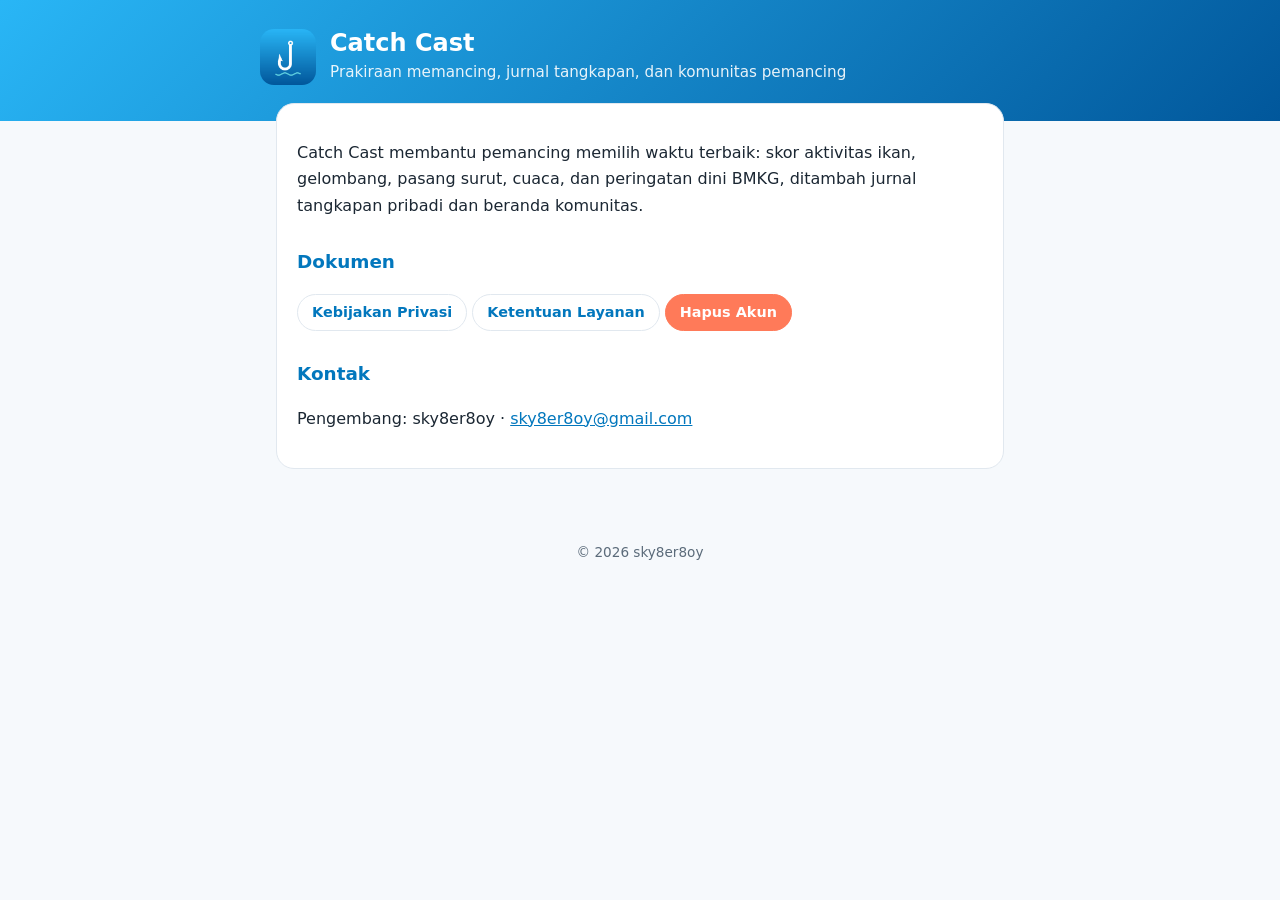
<file: index.html>
<!doctype html>
<html lang="id">
<head>
<meta charset="utf-8">
<meta name="viewport" content="width=device-width, initial-scale=1">
<title>Catch Cast</title>
<meta name="description" content="Catch Cast: prakiraan memancing, jurnal tangkapan, dan komunitas pemancing Indonesia.">
<link rel="icon" href="icon.png">
<link rel="stylesheet" href="style.css">
</head>
<body>
<header>
  <div class="wrap">
    <img src="icon.png" alt="Logo Catch Cast">
    <div>
      <h1>Catch Cast</h1>
      <p>Prakiraan memancing, jurnal tangkapan, dan komunitas pemancing</p>
    </div>
  </div>
</header>
<main class="wrap">
<div class="card">
  <p>Catch Cast membantu pemancing memilih waktu terbaik: skor aktivitas ikan, gelombang, pasang surut, cuaca, dan peringatan dini BMKG, ditambah jurnal tangkapan pribadi dan beranda komunitas.</p>
  <h2>Dokumen</h2>
  <p>
    <a class="btn" href="privacy/">Kebijakan Privasi</a>
    <a class="btn" href="terms/">Ketentuan Layanan</a>
    <a class="btn primary" href="delete-account/">Hapus Akun</a>
  </p>
  <h2>Kontak</h2>
  <p>Pengembang: sky8er8oy · <a href="mailto:sky8er8oy@gmail.com">sky8er8oy@gmail.com</a></p>
</div>
</main>
<footer>© 2026 sky8er8oy</footer>
</body>
</html>
</file>
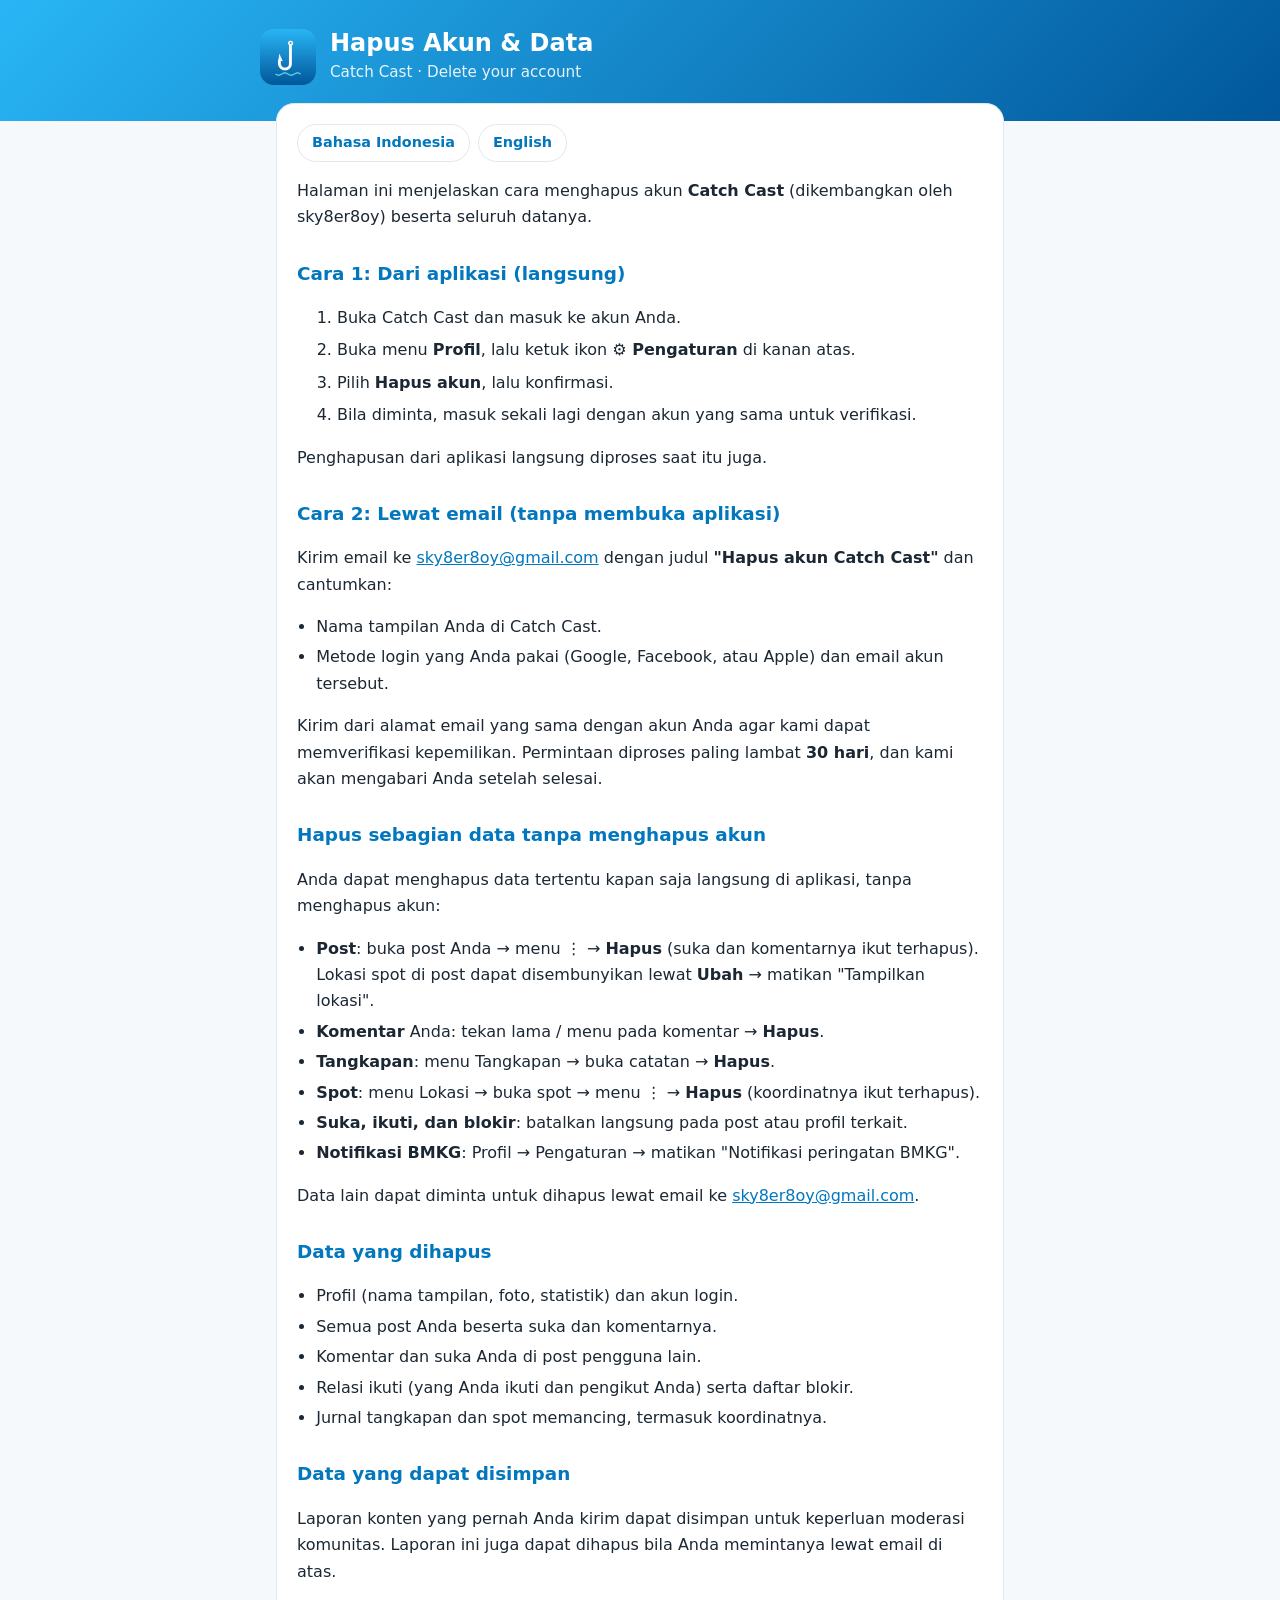
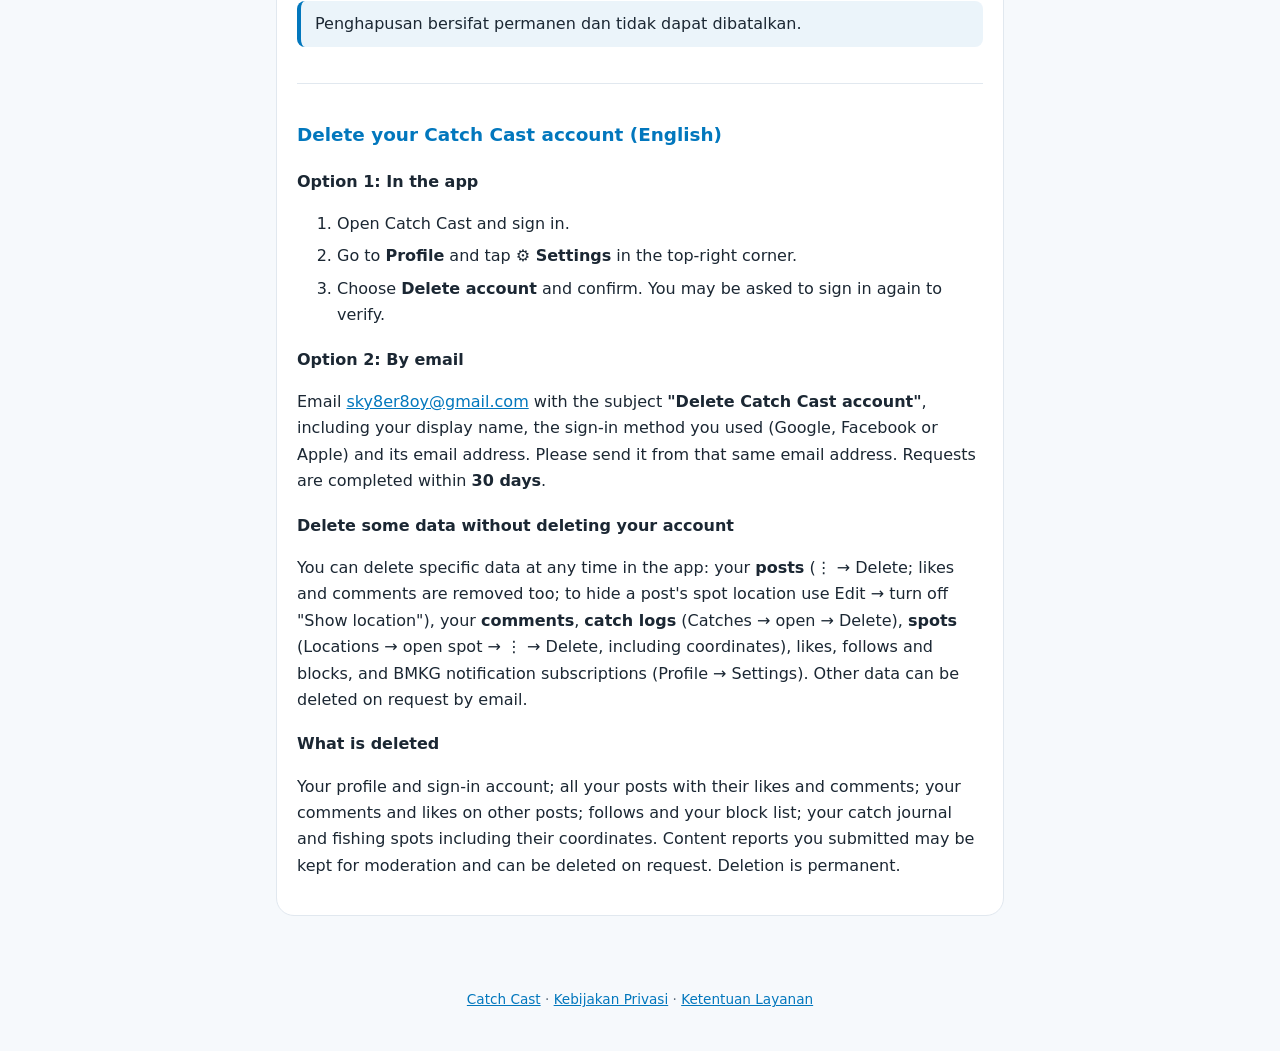
<file: delete-account/index.html>
<!doctype html>
<html lang="id">
<head>
<meta charset="utf-8">
<meta name="viewport" content="width=device-width, initial-scale=1">
<title>Hapus Akun · Catch Cast</title>
<meta name="description" content="Cara menghapus akun Catch Cast dan seluruh datanya.">
<link rel="icon" href="../icon.png">
<link rel="stylesheet" href="../style.css">
</head>
<body>
<header>
  <div class="wrap">
    <img src="../icon.png" alt="Logo Catch Cast">
    <div>
      <h1>Hapus Akun & Data</h1>
      <p>Catch Cast · Delete your account</p>
    </div>
  </div>
</header>
<main class="wrap">
<div class="card">
<div class="lang"><a href="#id">Bahasa Indonesia</a><a href="#en">English</a></div>

<section id="id">
<p>Halaman ini menjelaskan cara menghapus akun <strong>Catch Cast</strong> (dikembangkan oleh sky8er8oy) beserta seluruh datanya.</p>

<h2>Cara 1: Dari aplikasi (langsung)</h2>
<ol>
  <li>Buka Catch Cast dan masuk ke akun Anda.</li>
  <li>Buka menu <strong>Profil</strong>, lalu ketuk ikon <strong>⚙ Pengaturan</strong> di kanan atas.</li>
  <li>Pilih <strong>Hapus akun</strong>, lalu konfirmasi.</li>
  <li>Bila diminta, masuk sekali lagi dengan akun yang sama untuk verifikasi.</li>
</ol>
<p>Penghapusan dari aplikasi langsung diproses saat itu juga.</p>

<h2>Cara 2: Lewat email (tanpa membuka aplikasi)</h2>
<p>Kirim email ke <a href="mailto:sky8er8oy@gmail.com?subject=Hapus%20akun%20Catch%20Cast">sky8er8oy@gmail.com</a> dengan judul <strong>"Hapus akun Catch Cast"</strong> dan cantumkan:</p>
<ul>
  <li>Nama tampilan Anda di Catch Cast.</li>
  <li>Metode login yang Anda pakai (Google, Facebook, atau Apple) dan email akun tersebut.</li>
</ul>
<p>Kirim dari alamat email yang sama dengan akun Anda agar kami dapat memverifikasi kepemilikan. Permintaan diproses paling lambat <strong>30 hari</strong>, dan kami akan mengabari Anda setelah selesai.</p>

<h2 id="sebagian">Hapus sebagian data tanpa menghapus akun</h2>
<p>Anda dapat menghapus data tertentu kapan saja langsung di aplikasi, tanpa menghapus akun:</p>
<ul>
  <li><strong>Post</strong>: buka post Anda → menu ⋮ → <strong>Hapus</strong> (suka dan komentarnya ikut terhapus). Lokasi spot di post dapat disembunyikan lewat <strong>Ubah</strong> → matikan "Tampilkan lokasi".</li>
  <li><strong>Komentar</strong> Anda: tekan lama / menu pada komentar → <strong>Hapus</strong>.</li>
  <li><strong>Tangkapan</strong>: menu Tangkapan → buka catatan → <strong>Hapus</strong>.</li>
  <li><strong>Spot</strong>: menu Lokasi → buka spot → menu ⋮ → <strong>Hapus</strong> (koordinatnya ikut terhapus).</li>
  <li><strong>Suka, ikuti, dan blokir</strong>: batalkan langsung pada post atau profil terkait.</li>
  <li><strong>Notifikasi BMKG</strong>: Profil → Pengaturan → matikan "Notifikasi peringatan BMKG".</li>
</ul>
<p>Data lain dapat diminta untuk dihapus lewat email ke <a href="mailto:sky8er8oy@gmail.com">sky8er8oy@gmail.com</a>.</p>

<h2>Data yang dihapus</h2>
<ul>
  <li>Profil (nama tampilan, foto, statistik) dan akun login.</li>
  <li>Semua post Anda beserta suka dan komentarnya.</li>
  <li>Komentar dan suka Anda di post pengguna lain.</li>
  <li>Relasi ikuti (yang Anda ikuti dan pengikut Anda) serta daftar blokir.</li>
  <li>Jurnal tangkapan dan spot memancing, termasuk koordinatnya.</li>
</ul>
<h2>Data yang dapat disimpan</h2>
<p>Laporan konten yang pernah Anda kirim dapat disimpan untuk keperluan moderasi komunitas. Laporan ini juga dapat dihapus bila Anda memintanya lewat email di atas.</p>
<p class="note">Penghapusan bersifat permanen dan tidak dapat dibatalkan.</p>
</section>

<hr>

<section id="en">
<h2>Delete your Catch Cast account (English)</h2>
<h3>Option 1: In the app</h3>
<ol>
  <li>Open Catch Cast and sign in.</li>
  <li>Go to <strong>Profile</strong> and tap <strong>⚙ Settings</strong> in the top-right corner.</li>
  <li>Choose <strong>Delete account</strong> and confirm. You may be asked to sign in again to verify.</li>
</ol>
<h3>Option 2: By email</h3>
<p>Email <a href="mailto:sky8er8oy@gmail.com?subject=Delete%20Catch%20Cast%20account">sky8er8oy@gmail.com</a> with the subject <strong>"Delete Catch Cast account"</strong>, including your display name, the sign-in method you used (Google, Facebook or Apple) and its email address. Please send it from that same email address. Requests are completed within <strong>30 days</strong>.</p>
<h3 id="partial">Delete some data without deleting your account</h3>
<p>You can delete specific data at any time in the app: your <strong>posts</strong> (⋮ → Delete; likes and comments are removed too; to hide a post's spot location use Edit → turn off "Show location"), your <strong>comments</strong>, <strong>catch logs</strong> (Catches → open → Delete), <strong>spots</strong> (Locations → open spot → ⋮ → Delete, including coordinates), likes, follows and blocks, and BMKG notification subscriptions (Profile → Settings). Other data can be deleted on request by email.</p>
<h3>What is deleted</h3>
<p>Your profile and sign-in account; all your posts with their likes and comments; your comments and likes on other posts; follows and your block list; your catch journal and fishing spots including their coordinates. Content reports you submitted may be kept for moderation and can be deleted on request. Deletion is permanent.</p>
</section>
</div>
</main>
<footer><a href="../">Catch Cast</a> · <a href="../privacy/">Kebijakan Privasi</a> · <a href="../terms/">Ketentuan Layanan</a></footer>
</body>
</html>
</file>
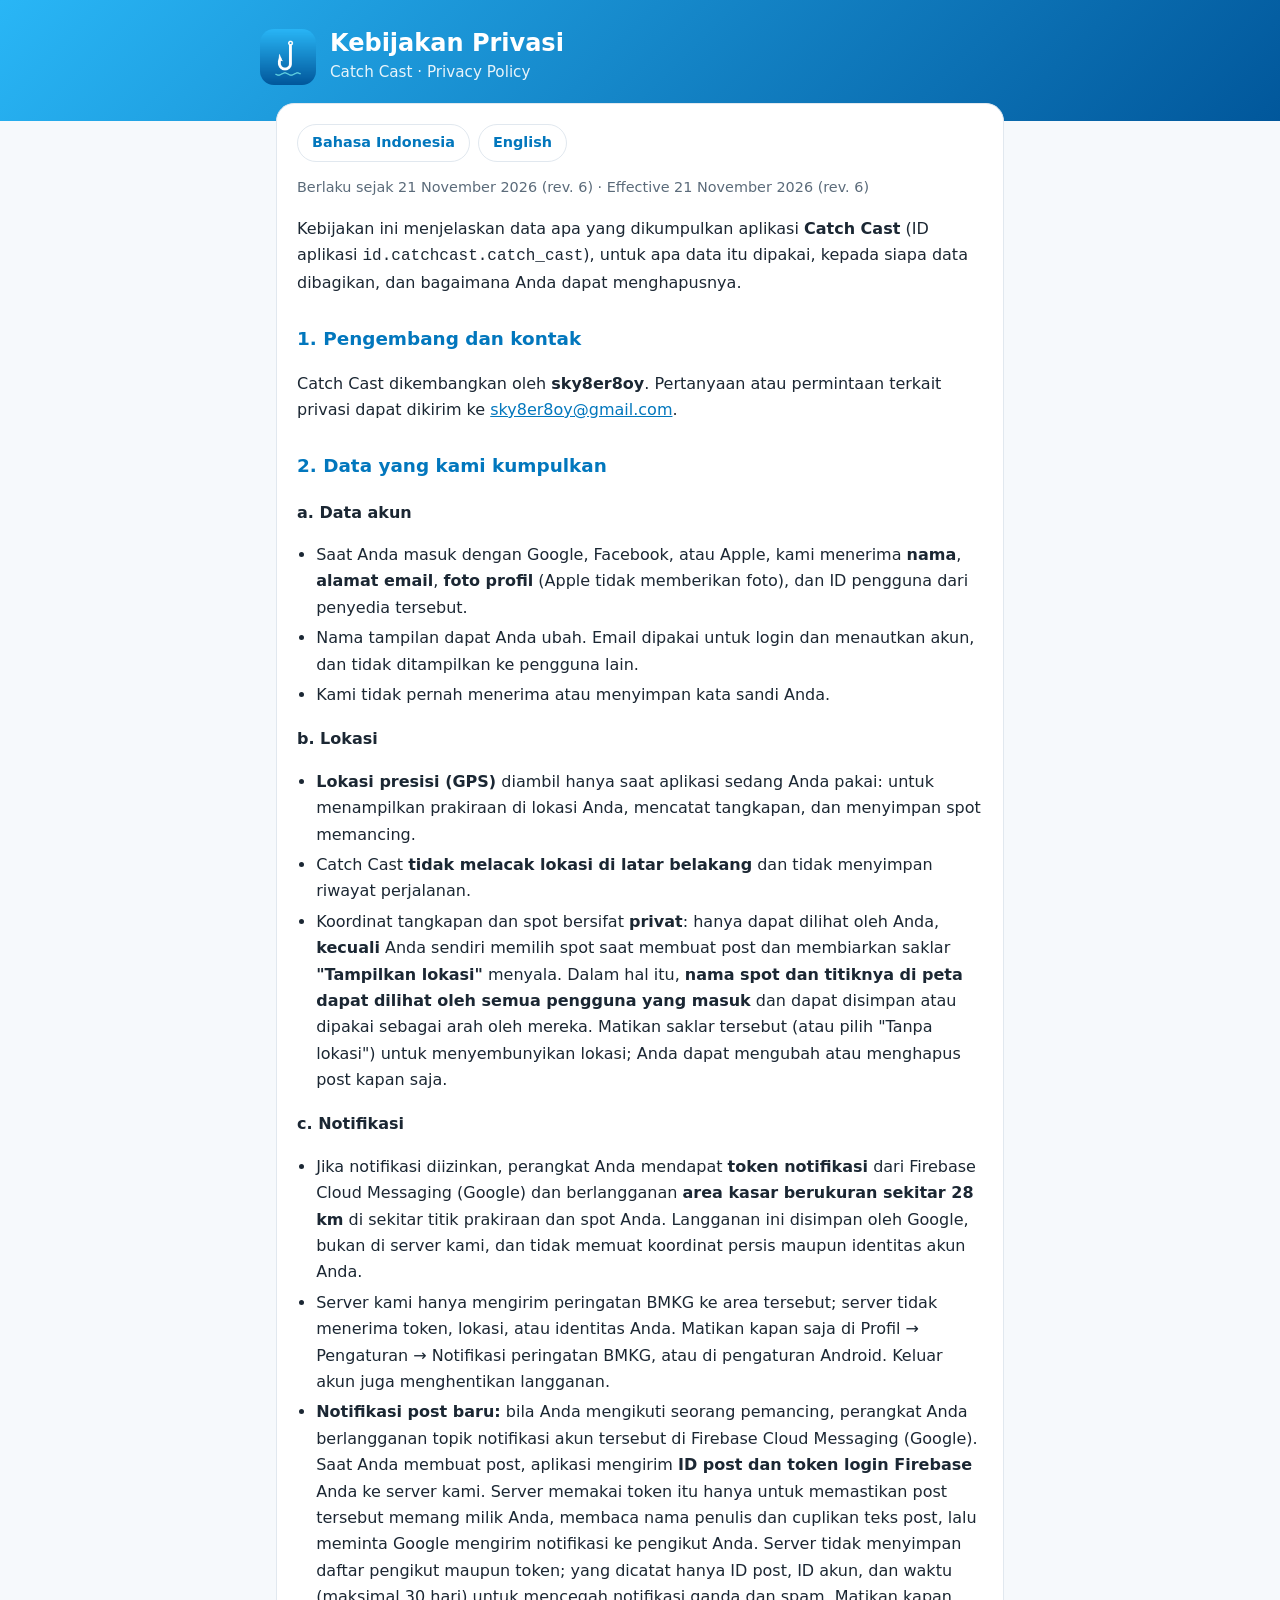
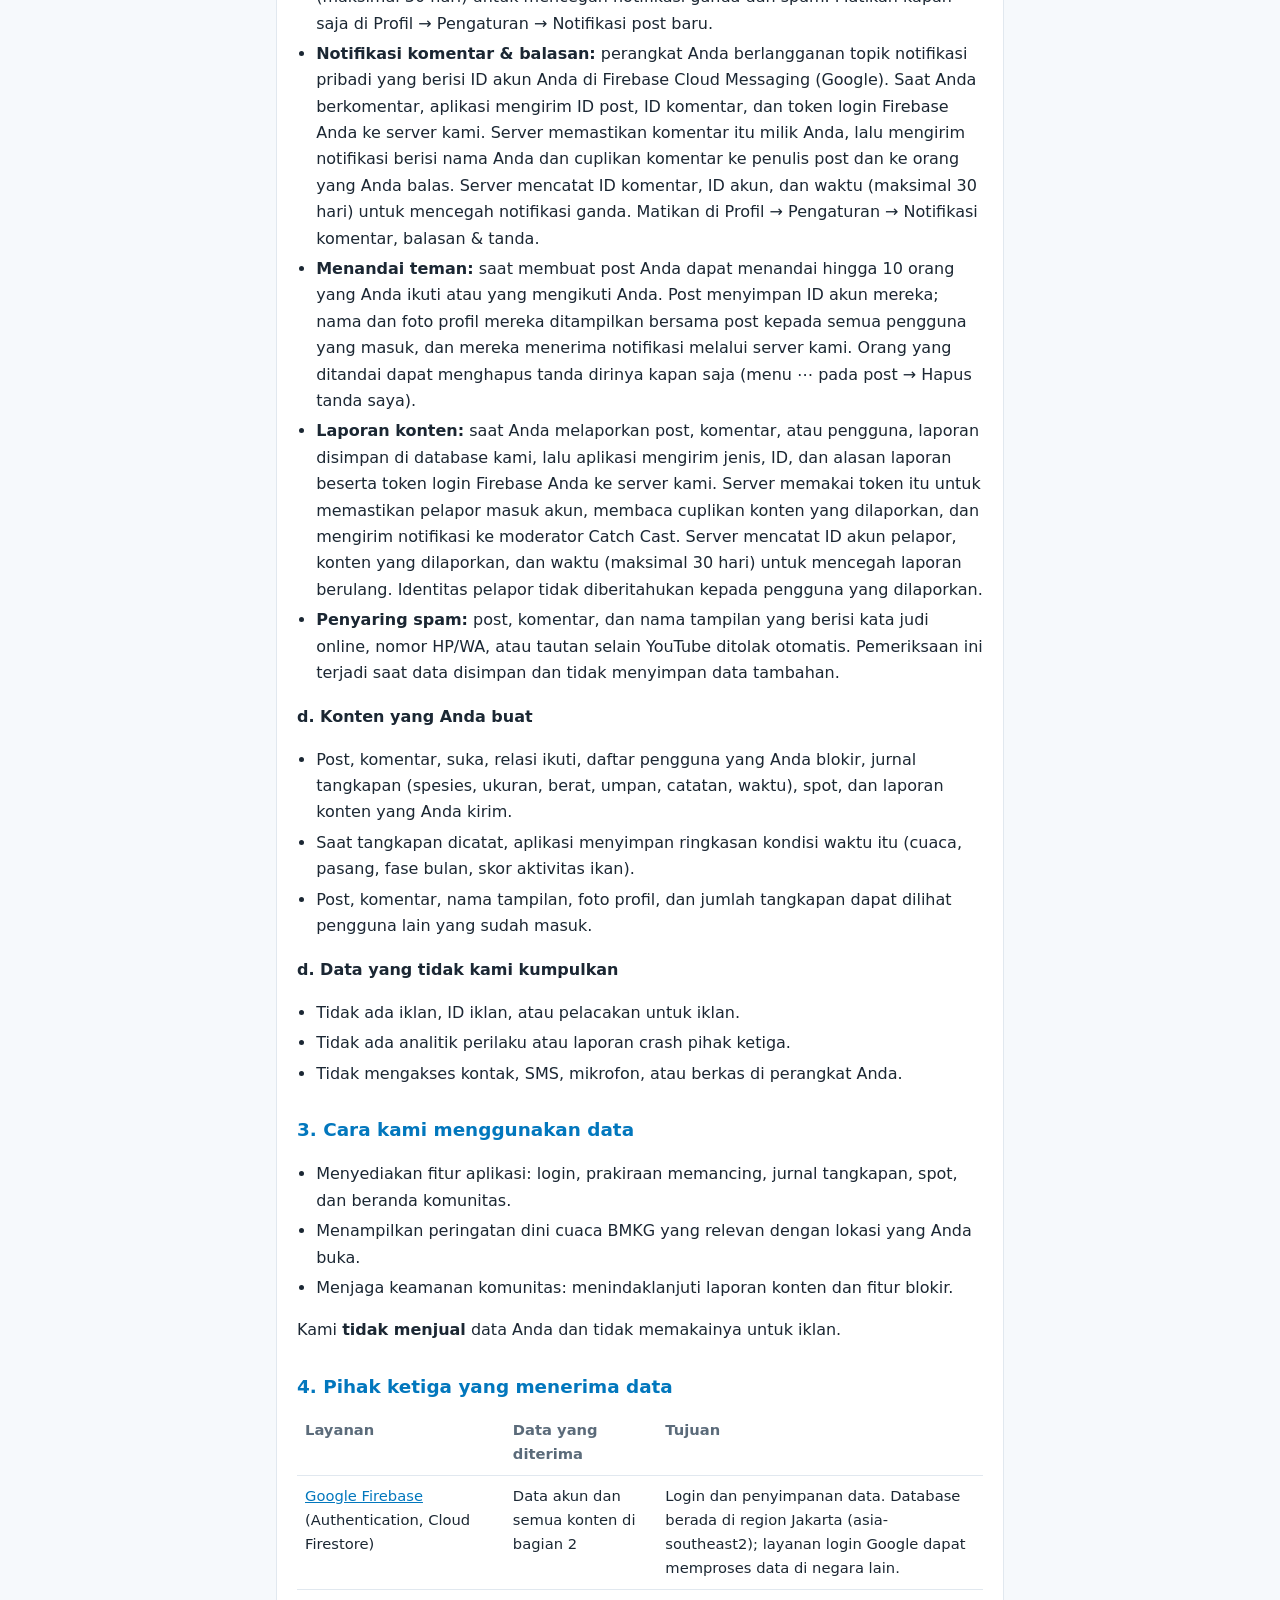
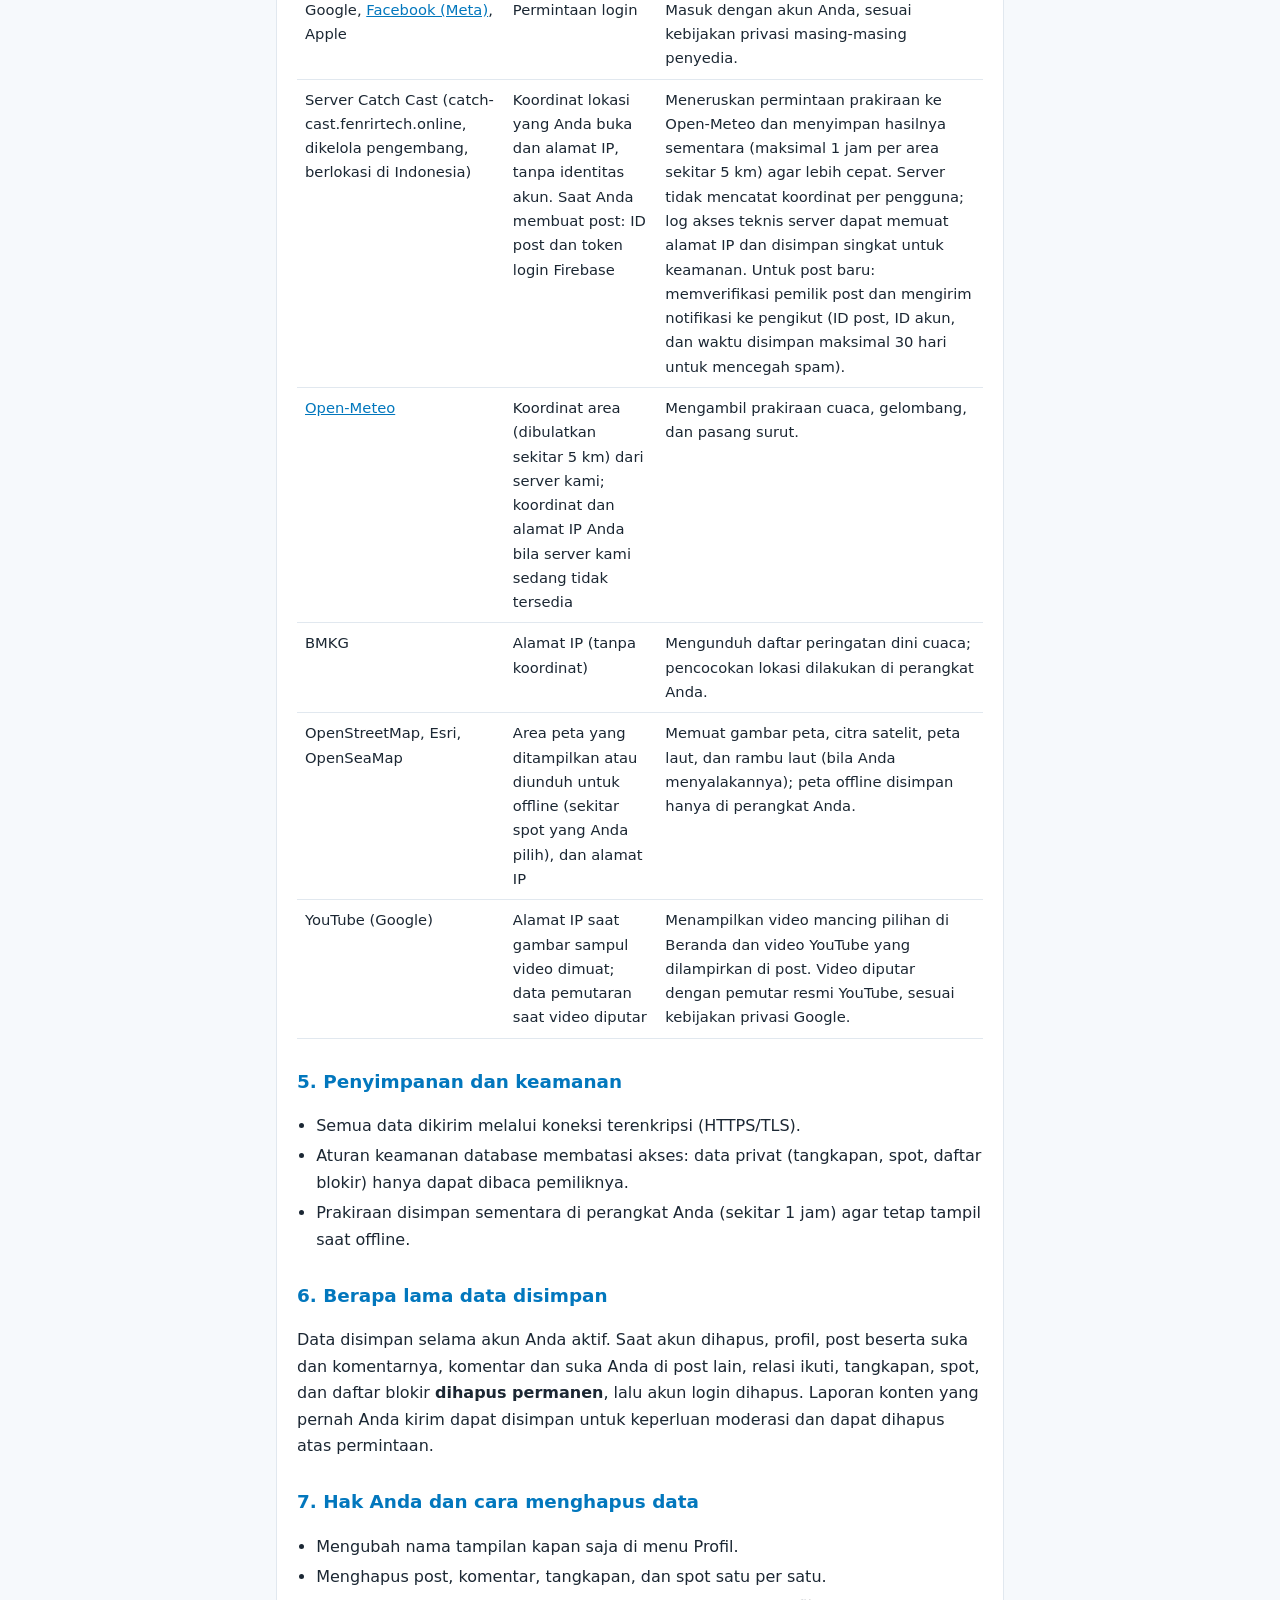
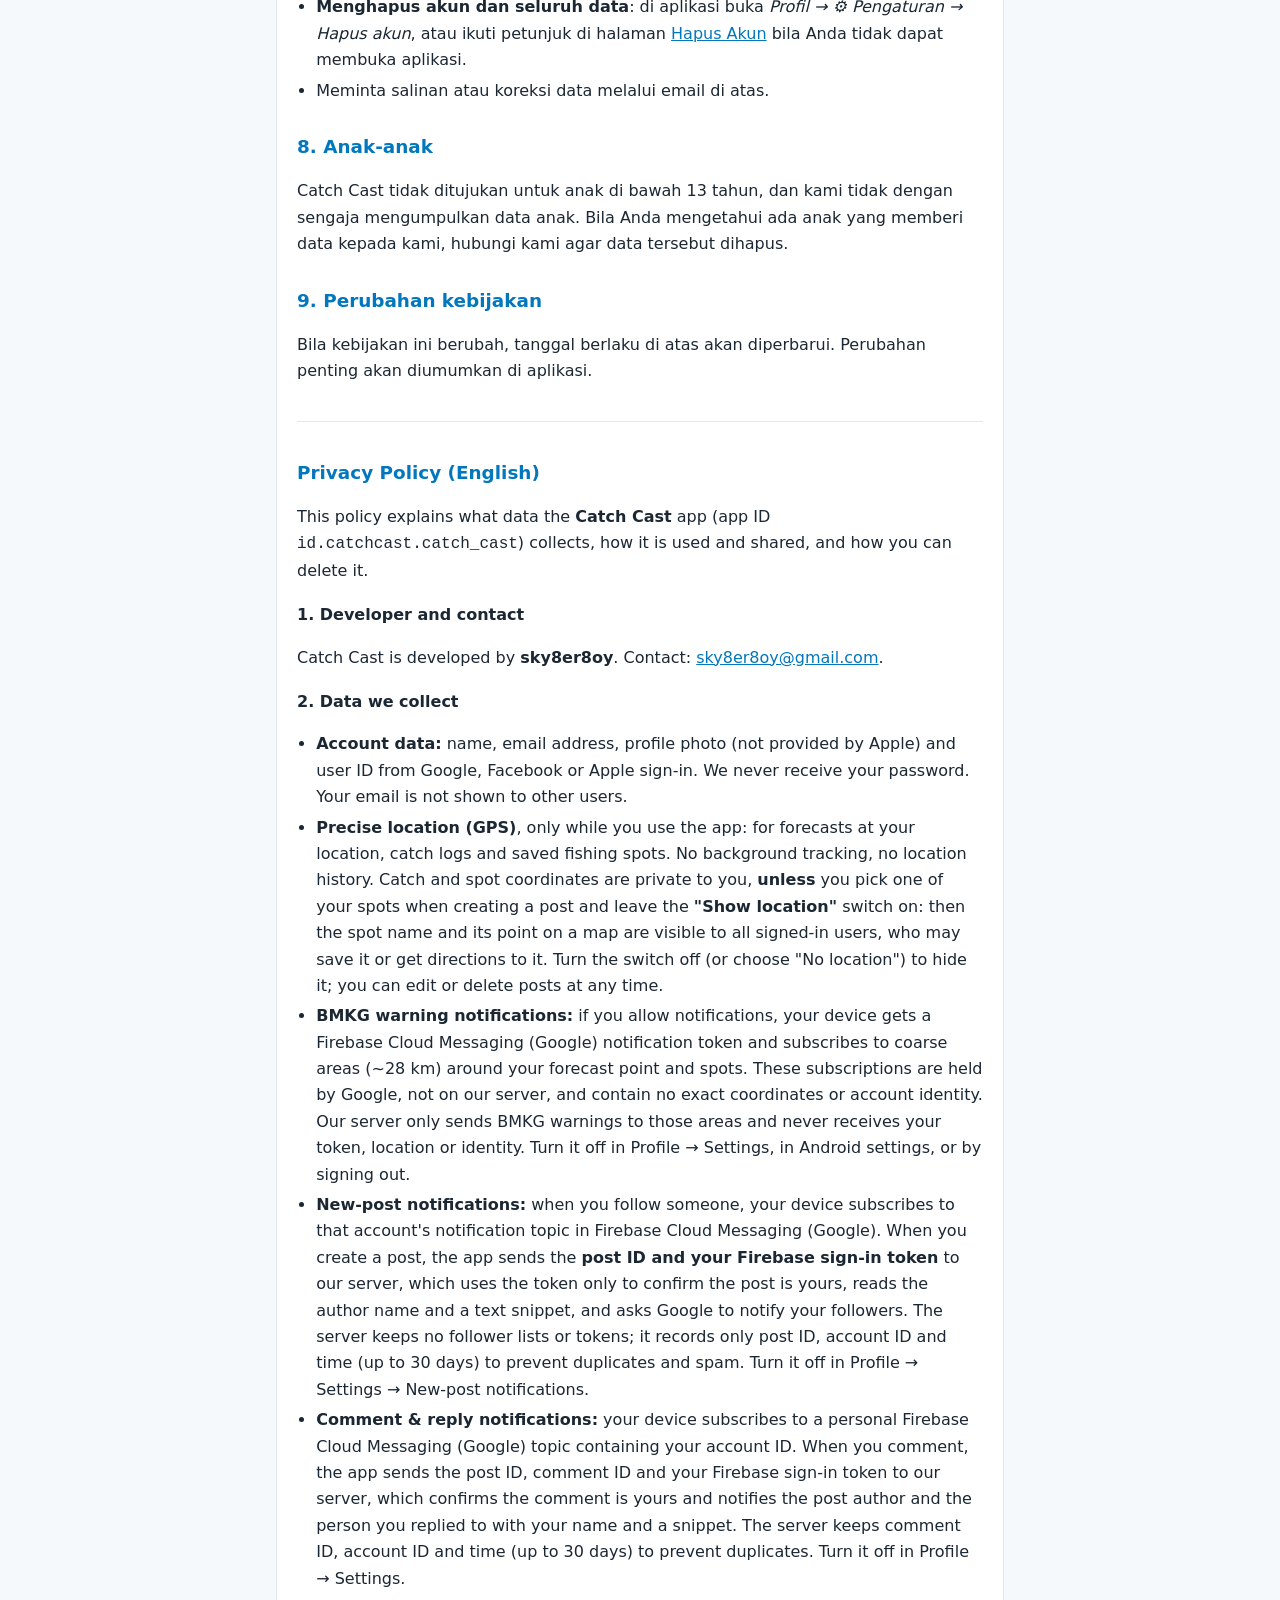
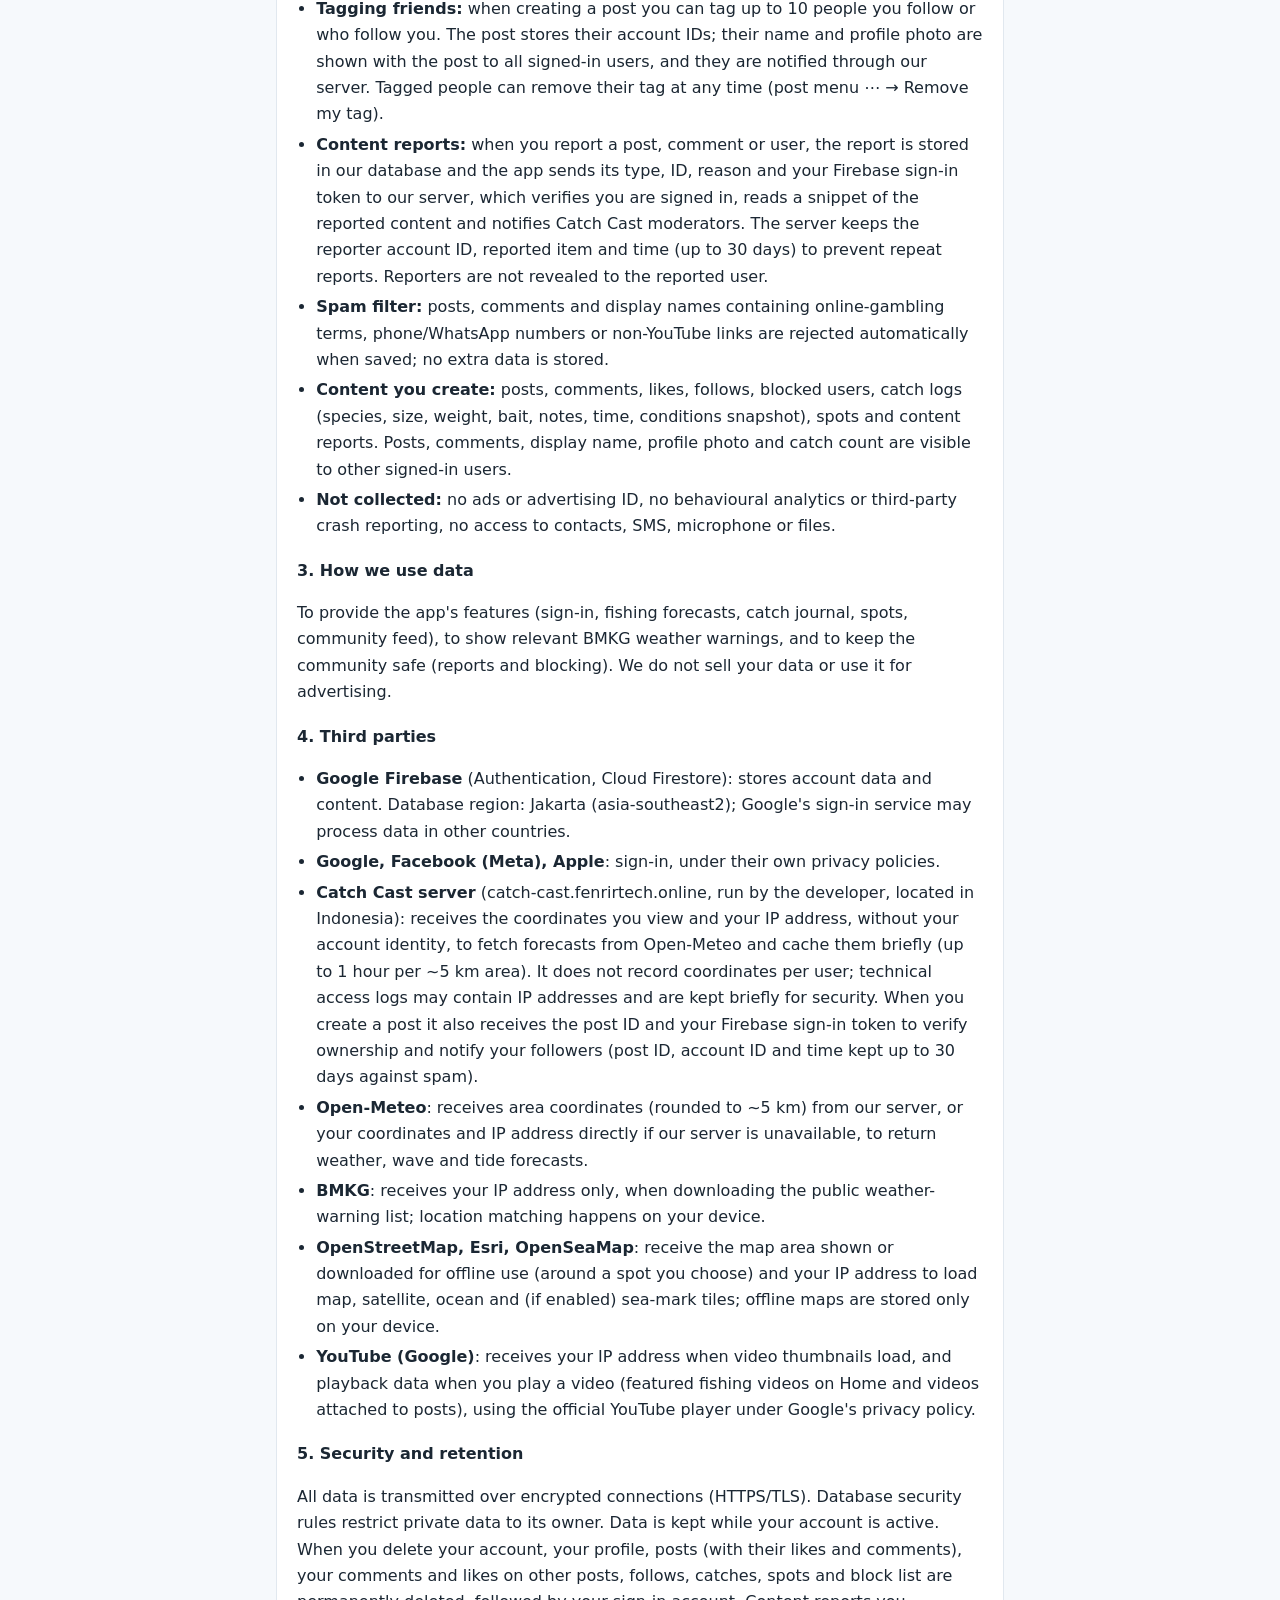
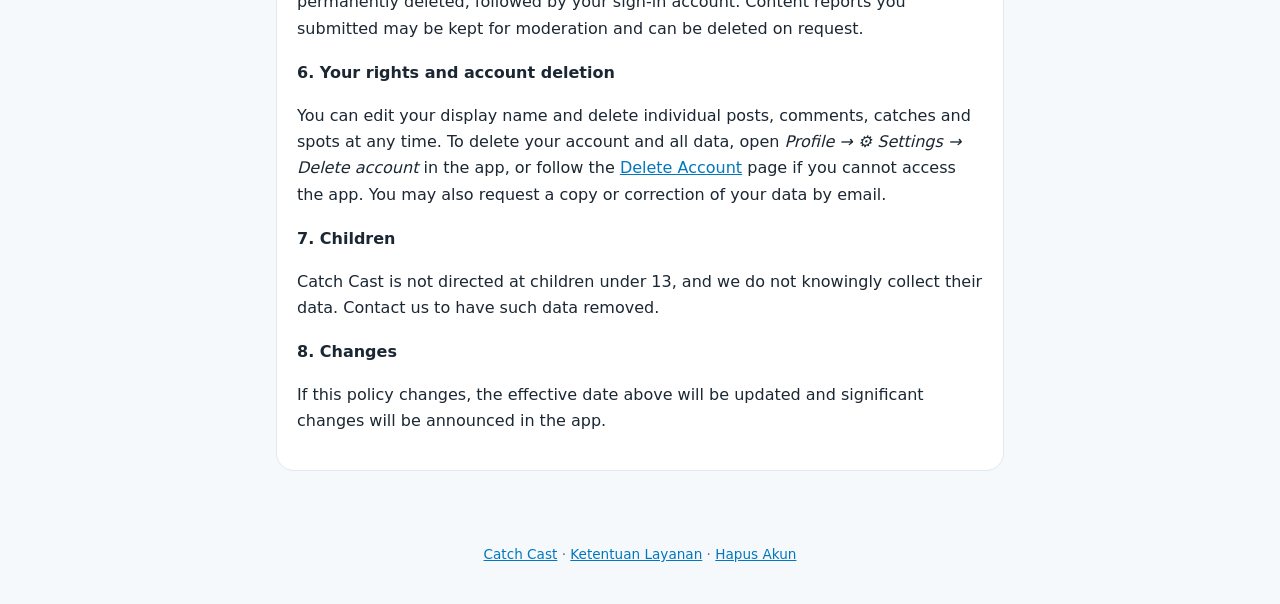
<file: privacy/index.html>
<!doctype html>
<html lang="id">
<head>
<meta charset="utf-8">
<meta name="viewport" content="width=device-width, initial-scale=1">
<title>Kebijakan Privasi · Catch Cast</title>
<meta name="description" content="Kebijakan privasi aplikasi Catch Cast: data yang dikumpulkan, penggunaannya, dan cara menghapusnya.">
<link rel="icon" href="../icon.png">
<link rel="stylesheet" href="../style.css">
</head>
<body>
<header>
  <div class="wrap">
    <img src="../icon.png" alt="Logo Catch Cast">
    <div>
      <h1>Kebijakan Privasi</h1>
      <p>Catch Cast · Privacy Policy</p>
    </div>
  </div>
</header>
<main class="wrap">
<div class="card">
<div class="lang"><a href="#id">Bahasa Indonesia</a><a href="#en">English</a></div>
<p class="meta">Berlaku sejak 21 November 2026 (rev. 6) · Effective 21 November 2026 (rev. 6)</p>

<section id="id">
<p>Kebijakan ini menjelaskan data apa yang dikumpulkan aplikasi <strong>Catch Cast</strong> (ID aplikasi <code>id.catchcast.catch_cast</code>), untuk apa data itu dipakai, kepada siapa data dibagikan, dan bagaimana Anda dapat menghapusnya.</p>

<h2>1. Pengembang dan kontak</h2>
<p>Catch Cast dikembangkan oleh <strong>sky8er8oy</strong>. Pertanyaan atau permintaan terkait privasi dapat dikirim ke <a href="mailto:sky8er8oy@gmail.com">sky8er8oy@gmail.com</a>.</p>

<h2>2. Data yang kami kumpulkan</h2>
<h3>a. Data akun</h3>
<ul>
  <li>Saat Anda masuk dengan Google, Facebook, atau Apple, kami menerima <strong>nama</strong>, <strong>alamat email</strong>, <strong>foto profil</strong> (Apple tidak memberikan foto), dan ID pengguna dari penyedia tersebut.</li>
  <li>Nama tampilan dapat Anda ubah. Email dipakai untuk login dan menautkan akun, dan tidak ditampilkan ke pengguna lain.</li>
  <li>Kami tidak pernah menerima atau menyimpan kata sandi Anda.</li>
</ul>
<h3>b. Lokasi</h3>
<ul>
  <li><strong>Lokasi presisi (GPS)</strong> diambil hanya saat aplikasi sedang Anda pakai: untuk menampilkan prakiraan di lokasi Anda, mencatat tangkapan, dan menyimpan spot memancing.</li>
  <li>Catch Cast <strong>tidak melacak lokasi di latar belakang</strong> dan tidak menyimpan riwayat perjalanan.</li>
  <li>Koordinat tangkapan dan spot bersifat <strong>privat</strong>: hanya dapat dilihat oleh Anda, <strong>kecuali</strong> Anda sendiri memilih spot saat membuat post dan membiarkan saklar <strong>"Tampilkan lokasi"</strong> menyala. Dalam hal itu, <strong>nama spot dan titiknya di peta dapat dilihat oleh semua pengguna yang masuk</strong> dan dapat disimpan atau dipakai sebagai arah oleh mereka. Matikan saklar tersebut (atau pilih "Tanpa lokasi") untuk menyembunyikan lokasi; Anda dapat mengubah atau menghapus post kapan saja.</li>
</ul>
<h3>c. Notifikasi</h3>
<ul>
  <li>Jika notifikasi diizinkan, perangkat Anda mendapat <strong>token notifikasi</strong> dari Firebase Cloud Messaging (Google) dan berlangganan <strong>area kasar berukuran sekitar 28 km</strong> di sekitar titik prakiraan dan spot Anda. Langganan ini disimpan oleh Google, bukan di server kami, dan tidak memuat koordinat persis maupun identitas akun Anda.</li>
  <li>Server kami hanya mengirim peringatan BMKG ke area tersebut; server tidak menerima token, lokasi, atau identitas Anda. Matikan kapan saja di Profil → Pengaturan → Notifikasi peringatan BMKG, atau di pengaturan Android. Keluar akun juga menghentikan langganan.</li>
  <li><strong>Notifikasi post baru:</strong> bila Anda mengikuti seorang pemancing, perangkat Anda berlangganan topik notifikasi akun tersebut di Firebase Cloud Messaging (Google). Saat Anda membuat post, aplikasi mengirim <strong>ID post dan token login Firebase</strong> Anda ke server kami. Server memakai token itu hanya untuk memastikan post tersebut memang milik Anda, membaca nama penulis dan cuplikan teks post, lalu meminta Google mengirim notifikasi ke pengikut Anda. Server tidak menyimpan daftar pengikut maupun token; yang dicatat hanya ID post, ID akun, dan waktu (maksimal 30 hari) untuk mencegah notifikasi ganda dan spam. Matikan kapan saja di Profil → Pengaturan → Notifikasi post baru.</li>
  <li><strong>Notifikasi komentar &amp; balasan:</strong> perangkat Anda berlangganan topik notifikasi pribadi yang berisi ID akun Anda di Firebase Cloud Messaging (Google). Saat Anda berkomentar, aplikasi mengirim ID post, ID komentar, dan token login Firebase Anda ke server kami. Server memastikan komentar itu milik Anda, lalu mengirim notifikasi berisi nama Anda dan cuplikan komentar ke penulis post dan ke orang yang Anda balas. Server mencatat ID komentar, ID akun, dan waktu (maksimal 30 hari) untuk mencegah notifikasi ganda. Matikan di Profil → Pengaturan → Notifikasi komentar, balasan &amp; tanda.</li>
  <li><strong>Menandai teman:</strong> saat membuat post Anda dapat menandai hingga 10 orang yang Anda ikuti atau yang mengikuti Anda. Post menyimpan ID akun mereka; nama dan foto profil mereka ditampilkan bersama post kepada semua pengguna yang masuk, dan mereka menerima notifikasi melalui server kami. Orang yang ditandai dapat menghapus tanda dirinya kapan saja (menu ⋯ pada post → Hapus tanda saya).</li>
  <li><strong>Laporan konten:</strong> saat Anda melaporkan post, komentar, atau pengguna, laporan disimpan di database kami, lalu aplikasi mengirim jenis, ID, dan alasan laporan beserta token login Firebase Anda ke server kami. Server memakai token itu untuk memastikan pelapor masuk akun, membaca cuplikan konten yang dilaporkan, dan mengirim notifikasi ke moderator Catch Cast. Server mencatat ID akun pelapor, konten yang dilaporkan, dan waktu (maksimal 30 hari) untuk mencegah laporan berulang. Identitas pelapor tidak diberitahukan kepada pengguna yang dilaporkan.</li>
  <li><strong>Penyaring spam:</strong> post, komentar, dan nama tampilan yang berisi kata judi online, nomor HP/WA, atau tautan selain YouTube ditolak otomatis. Pemeriksaan ini terjadi saat data disimpan dan tidak menyimpan data tambahan.</li>
</ul>
<h3>d. Konten yang Anda buat</h3>
<ul>
  <li>Post, komentar, suka, relasi ikuti, daftar pengguna yang Anda blokir, jurnal tangkapan (spesies, ukuran, berat, umpan, catatan, waktu), spot, dan laporan konten yang Anda kirim.</li>
  <li>Saat tangkapan dicatat, aplikasi menyimpan ringkasan kondisi waktu itu (cuaca, pasang, fase bulan, skor aktivitas ikan).</li>
  <li>Post, komentar, nama tampilan, foto profil, dan jumlah tangkapan dapat dilihat pengguna lain yang sudah masuk.</li>
</ul>
<h3>d. Data yang tidak kami kumpulkan</h3>
<ul>
  <li>Tidak ada iklan, ID iklan, atau pelacakan untuk iklan.</li>
  <li>Tidak ada analitik perilaku atau laporan crash pihak ketiga.</li>
  <li>Tidak mengakses kontak, SMS, mikrofon, atau berkas di perangkat Anda.</li>
</ul>

<h2>3. Cara kami menggunakan data</h2>
<ul>
  <li>Menyediakan fitur aplikasi: login, prakiraan memancing, jurnal tangkapan, spot, dan beranda komunitas.</li>
  <li>Menampilkan peringatan dini cuaca BMKG yang relevan dengan lokasi yang Anda buka.</li>
  <li>Menjaga keamanan komunitas: menindaklanjuti laporan konten dan fitur blokir.</li>
</ul>
<p>Kami <strong>tidak menjual</strong> data Anda dan tidak memakainya untuk iklan.</p>

<h2>4. Pihak ketiga yang menerima data</h2>
<div class="table-scroll">
<table>
  <tr><th>Layanan</th><th>Data yang diterima</th><th>Tujuan</th></tr>
  <tr><td><a href="https://firebase.google.com/support/privacy">Google Firebase</a> (Authentication, Cloud Firestore)</td><td>Data akun dan semua konten di bagian 2</td><td>Login dan penyimpanan data. Database berada di region Jakarta (asia-southeast2); layanan login Google dapat memproses data di negara lain.</td></tr>
  <tr><td>Google, <a href="https://www.facebook.com/privacy/policy">Facebook (Meta)</a>, Apple</td><td>Permintaan login</td><td>Masuk dengan akun Anda, sesuai kebijakan privasi masing-masing penyedia.</td></tr>
  <tr><td>Server Catch Cast (catch-cast.fenrirtech.online, dikelola pengembang, berlokasi di Indonesia)</td><td>Koordinat lokasi yang Anda buka dan alamat IP, tanpa identitas akun. Saat Anda membuat post: ID post dan token login Firebase</td><td>Meneruskan permintaan prakiraan ke Open-Meteo dan menyimpan hasilnya sementara (maksimal 1 jam per area sekitar 5 km) agar lebih cepat. Server tidak mencatat koordinat per pengguna; log akses teknis server dapat memuat alamat IP dan disimpan singkat untuk keamanan. Untuk post baru: memverifikasi pemilik post dan mengirim notifikasi ke pengikut (ID post, ID akun, dan waktu disimpan maksimal 30 hari untuk mencegah spam).</td></tr>
  <tr><td><a href="https://open-meteo.com/en/terms">Open-Meteo</a></td><td>Koordinat area (dibulatkan sekitar 5 km) dari server kami; koordinat dan alamat IP Anda bila server kami sedang tidak tersedia</td><td>Mengambil prakiraan cuaca, gelombang, dan pasang surut.</td></tr>
  <tr><td>BMKG</td><td>Alamat IP (tanpa koordinat)</td><td>Mengunduh daftar peringatan dini cuaca; pencocokan lokasi dilakukan di perangkat Anda.</td></tr>
  <tr><td>OpenStreetMap, Esri, OpenSeaMap</td><td>Area peta yang ditampilkan atau diunduh untuk offline (sekitar spot yang Anda pilih), dan alamat IP</td><td>Memuat gambar peta, citra satelit, peta laut, dan rambu laut (bila Anda menyalakannya); peta offline disimpan hanya di perangkat Anda.</td></tr>
  <tr><td>YouTube (Google)</td><td>Alamat IP saat gambar sampul video dimuat; data pemutaran saat video diputar</td><td>Menampilkan video mancing pilihan di Beranda dan video YouTube yang dilampirkan di post. Video diputar dengan pemutar resmi YouTube, sesuai kebijakan privasi Google.</td></tr>
</table>
</div>

<h2>5. Penyimpanan dan keamanan</h2>
<ul>
  <li>Semua data dikirim melalui koneksi terenkripsi (HTTPS/TLS).</li>
  <li>Aturan keamanan database membatasi akses: data privat (tangkapan, spot, daftar blokir) hanya dapat dibaca pemiliknya.</li>
  <li>Prakiraan disimpan sementara di perangkat Anda (sekitar 1 jam) agar tetap tampil saat offline.</li>
</ul>

<h2>6. Berapa lama data disimpan</h2>
<p>Data disimpan selama akun Anda aktif. Saat akun dihapus, profil, post beserta suka dan komentarnya, komentar dan suka Anda di post lain, relasi ikuti, tangkapan, spot, dan daftar blokir <strong>dihapus permanen</strong>, lalu akun login dihapus. Laporan konten yang pernah Anda kirim dapat disimpan untuk keperluan moderasi dan dapat dihapus atas permintaan.</p>

<h2>7. Hak Anda dan cara menghapus data</h2>
<ul>
  <li>Mengubah nama tampilan kapan saja di menu Profil.</li>
  <li>Menghapus post, komentar, tangkapan, dan spot satu per satu.</li>
  <li><strong>Menghapus akun dan seluruh data</strong>: di aplikasi buka <em>Profil → ⚙ Pengaturan → Hapus akun</em>, atau ikuti petunjuk di halaman <a href="../delete-account/">Hapus Akun</a> bila Anda tidak dapat membuka aplikasi.</li>
  <li>Meminta salinan atau koreksi data melalui email di atas.</li>
</ul>

<h2>8. Anak-anak</h2>
<p>Catch Cast tidak ditujukan untuk anak di bawah 13 tahun, dan kami tidak dengan sengaja mengumpulkan data anak. Bila Anda mengetahui ada anak yang memberi data kepada kami, hubungi kami agar data tersebut dihapus.</p>

<h2>9. Perubahan kebijakan</h2>
<p>Bila kebijakan ini berubah, tanggal berlaku di atas akan diperbarui. Perubahan penting akan diumumkan di aplikasi.</p>
</section>

<hr>

<section id="en">
<h2>Privacy Policy (English)</h2>
<p>This policy explains what data the <strong>Catch Cast</strong> app (app ID <code>id.catchcast.catch_cast</code>) collects, how it is used and shared, and how you can delete it.</p>

<h3>1. Developer and contact</h3>
<p>Catch Cast is developed by <strong>sky8er8oy</strong>. Contact: <a href="mailto:sky8er8oy@gmail.com">sky8er8oy@gmail.com</a>.</p>

<h3>2. Data we collect</h3>
<ul>
  <li><strong>Account data:</strong> name, email address, profile photo (not provided by Apple) and user ID from Google, Facebook or Apple sign-in. We never receive your password. Your email is not shown to other users.</li>
  <li><strong>Precise location (GPS)</strong>, only while you use the app: for forecasts at your location, catch logs and saved fishing spots. No background tracking, no location history. Catch and spot coordinates are private to you, <strong>unless</strong> you pick one of your spots when creating a post and leave the <strong>"Show location"</strong> switch on: then the spot name and its point on a map are visible to all signed-in users, who may save it or get directions to it. Turn the switch off (or choose "No location") to hide it; you can edit or delete posts at any time.</li>
  <li><strong>BMKG warning notifications:</strong> if you allow notifications, your device gets a Firebase Cloud Messaging (Google) notification token and subscribes to coarse areas (~28 km) around your forecast point and spots. These subscriptions are held by Google, not on our server, and contain no exact coordinates or account identity. Our server only sends BMKG warnings to those areas and never receives your token, location or identity. Turn it off in Profile → Settings, in Android settings, or by signing out.</li>
  <li><strong>New-post notifications:</strong> when you follow someone, your device subscribes to that account's notification topic in Firebase Cloud Messaging (Google). When you create a post, the app sends the <strong>post ID and your Firebase sign-in token</strong> to our server, which uses the token only to confirm the post is yours, reads the author name and a text snippet, and asks Google to notify your followers. The server keeps no follower lists or tokens; it records only post ID, account ID and time (up to 30 days) to prevent duplicates and spam. Turn it off in Profile → Settings → New-post notifications.</li>
  <li><strong>Comment &amp; reply notifications:</strong> your device subscribes to a personal Firebase Cloud Messaging (Google) topic containing your account ID. When you comment, the app sends the post ID, comment ID and your Firebase sign-in token to our server, which confirms the comment is yours and notifies the post author and the person you replied to with your name and a snippet. The server keeps comment ID, account ID and time (up to 30 days) to prevent duplicates. Turn it off in Profile → Settings.</li>
  <li><strong>Tagging friends:</strong> when creating a post you can tag up to 10 people you follow or who follow you. The post stores their account IDs; their name and profile photo are shown with the post to all signed-in users, and they are notified through our server. Tagged people can remove their tag at any time (post menu ⋯ → Remove my tag).</li>
  <li><strong>Content reports:</strong> when you report a post, comment or user, the report is stored in our database and the app sends its type, ID, reason and your Firebase sign-in token to our server, which verifies you are signed in, reads a snippet of the reported content and notifies Catch Cast moderators. The server keeps the reporter account ID, reported item and time (up to 30 days) to prevent repeat reports. Reporters are not revealed to the reported user.</li>
  <li><strong>Spam filter:</strong> posts, comments and display names containing online-gambling terms, phone/WhatsApp numbers or non-YouTube links are rejected automatically when saved; no extra data is stored.</li>
  <li><strong>Content you create:</strong> posts, comments, likes, follows, blocked users, catch logs (species, size, weight, bait, notes, time, conditions snapshot), spots and content reports. Posts, comments, display name, profile photo and catch count are visible to other signed-in users.</li>
  <li><strong>Not collected:</strong> no ads or advertising ID, no behavioural analytics or third-party crash reporting, no access to contacts, SMS, microphone or files.</li>
</ul>

<h3>3. How we use data</h3>
<p>To provide the app's features (sign-in, fishing forecasts, catch journal, spots, community feed), to show relevant BMKG weather warnings, and to keep the community safe (reports and blocking). We do not sell your data or use it for advertising.</p>

<h3>4. Third parties</h3>
<ul>
  <li><strong>Google Firebase</strong> (Authentication, Cloud Firestore): stores account data and content. Database region: Jakarta (asia-southeast2); Google's sign-in service may process data in other countries.</li>
  <li><strong>Google, Facebook (Meta), Apple</strong>: sign-in, under their own privacy policies.</li>
  <li><strong>Catch Cast server</strong> (catch-cast.fenrirtech.online, run by the developer, located in Indonesia): receives the coordinates you view and your IP address, without your account identity, to fetch forecasts from Open-Meteo and cache them briefly (up to 1 hour per ~5 km area). It does not record coordinates per user; technical access logs may contain IP addresses and are kept briefly for security. When you create a post it also receives the post ID and your Firebase sign-in token to verify ownership and notify your followers (post ID, account ID and time kept up to 30 days against spam).</li>
  <li><strong>Open-Meteo</strong>: receives area coordinates (rounded to ~5 km) from our server, or your coordinates and IP address directly if our server is unavailable, to return weather, wave and tide forecasts.</li>
  <li><strong>BMKG</strong>: receives your IP address only, when downloading the public weather-warning list; location matching happens on your device.</li>
  <li><strong>OpenStreetMap, Esri, OpenSeaMap</strong>: receive the map area shown or downloaded for offline use (around a spot you choose) and your IP address to load map, satellite, ocean and (if enabled) sea-mark tiles; offline maps are stored only on your device.</li>
  <li><strong>YouTube (Google)</strong>: receives your IP address when video thumbnails load, and playback data when you play a video (featured fishing videos on Home and videos attached to posts), using the official YouTube player under Google's privacy policy.</li>
</ul>

<h3>5. Security and retention</h3>
<p>All data is transmitted over encrypted connections (HTTPS/TLS). Database security rules restrict private data to its owner. Data is kept while your account is active. When you delete your account, your profile, posts (with their likes and comments), your comments and likes on other posts, follows, catches, spots and block list are permanently deleted, followed by your sign-in account. Content reports you submitted may be kept for moderation and can be deleted on request.</p>

<h3>6. Your rights and account deletion</h3>
<p>You can edit your display name and delete individual posts, comments, catches and spots at any time. To delete your account and all data, open <em>Profile → ⚙ Settings → Delete account</em> in the app, or follow the <a href="../delete-account/#en">Delete Account</a> page if you cannot access the app. You may also request a copy or correction of your data by email.</p>

<h3>7. Children</h3>
<p>Catch Cast is not directed at children under 13, and we do not knowingly collect their data. Contact us to have such data removed.</p>

<h3>8. Changes</h3>
<p>If this policy changes, the effective date above will be updated and significant changes will be announced in the app.</p>
</section>
</div>
</main>
<footer><a href="../">Catch Cast</a> · <a href="../terms/">Ketentuan Layanan</a> · <a href="../delete-account/">Hapus Akun</a></footer>
</body>
</html>
</file>
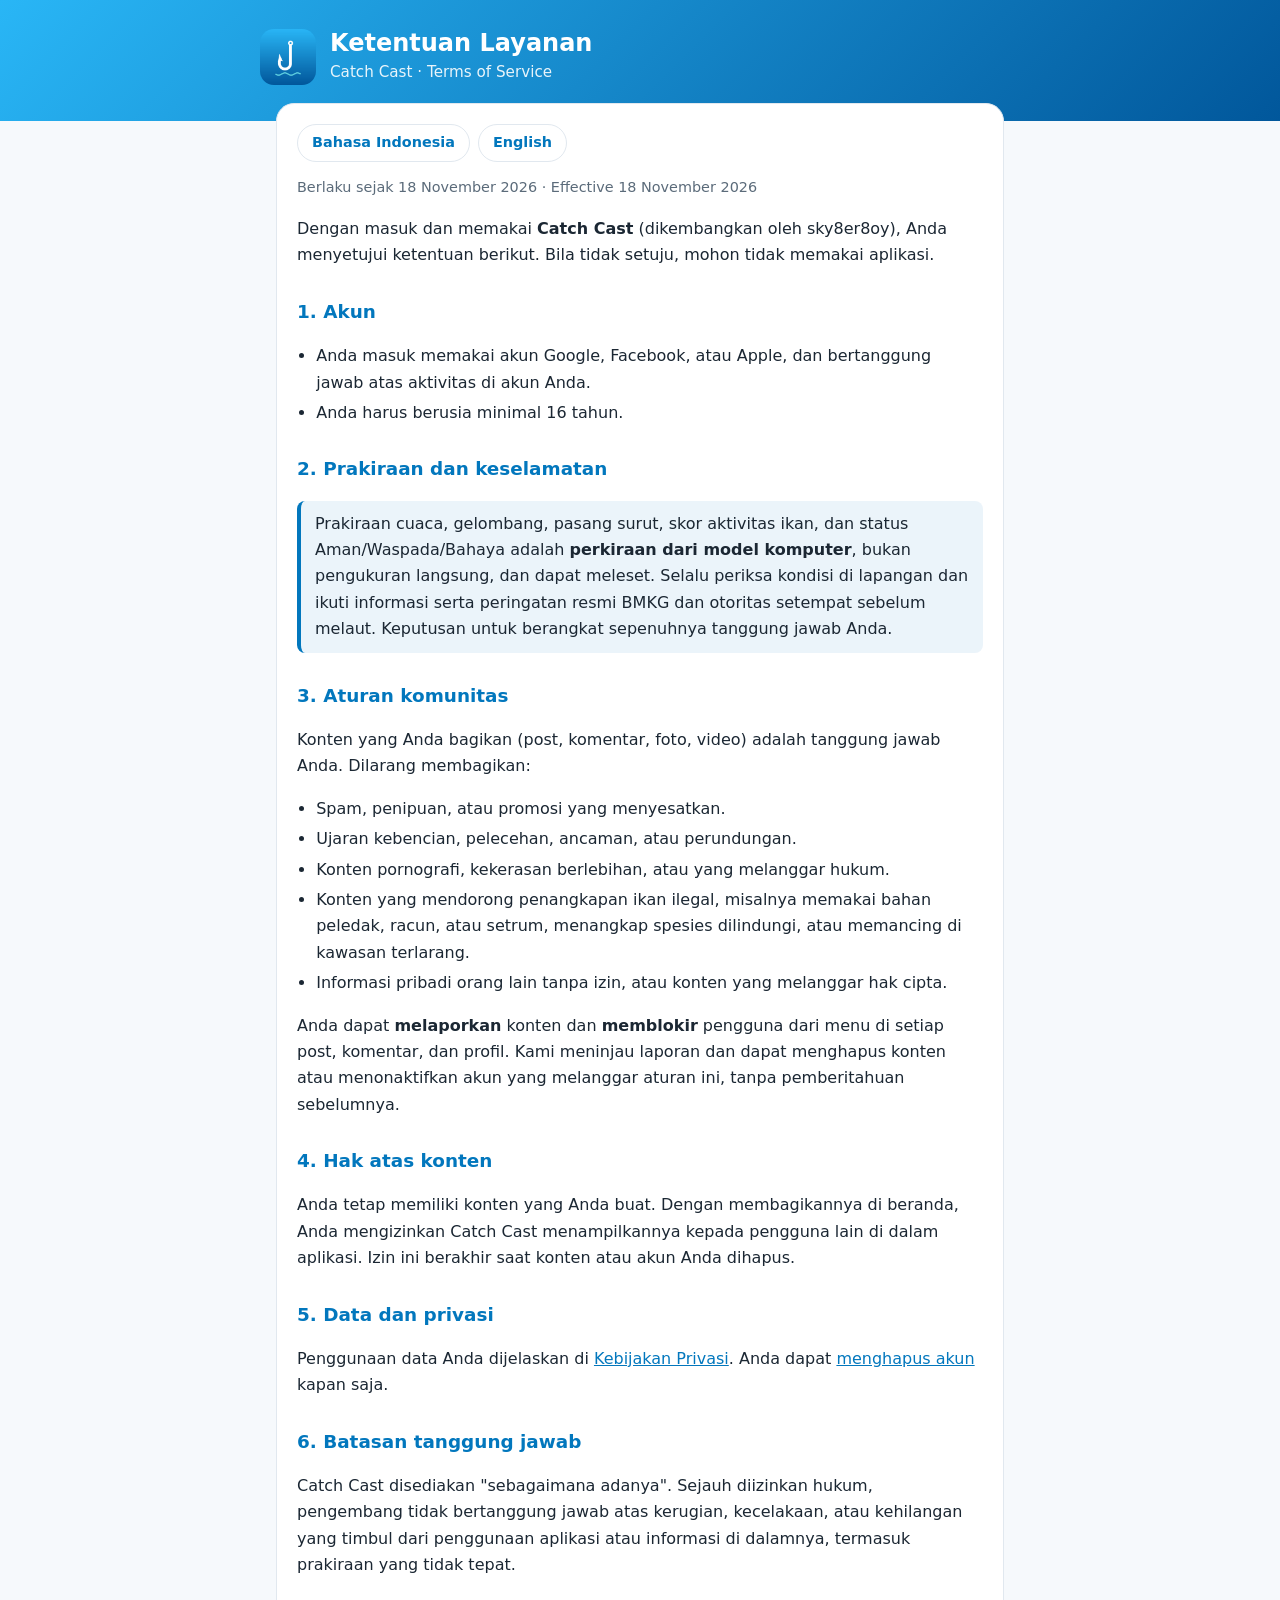
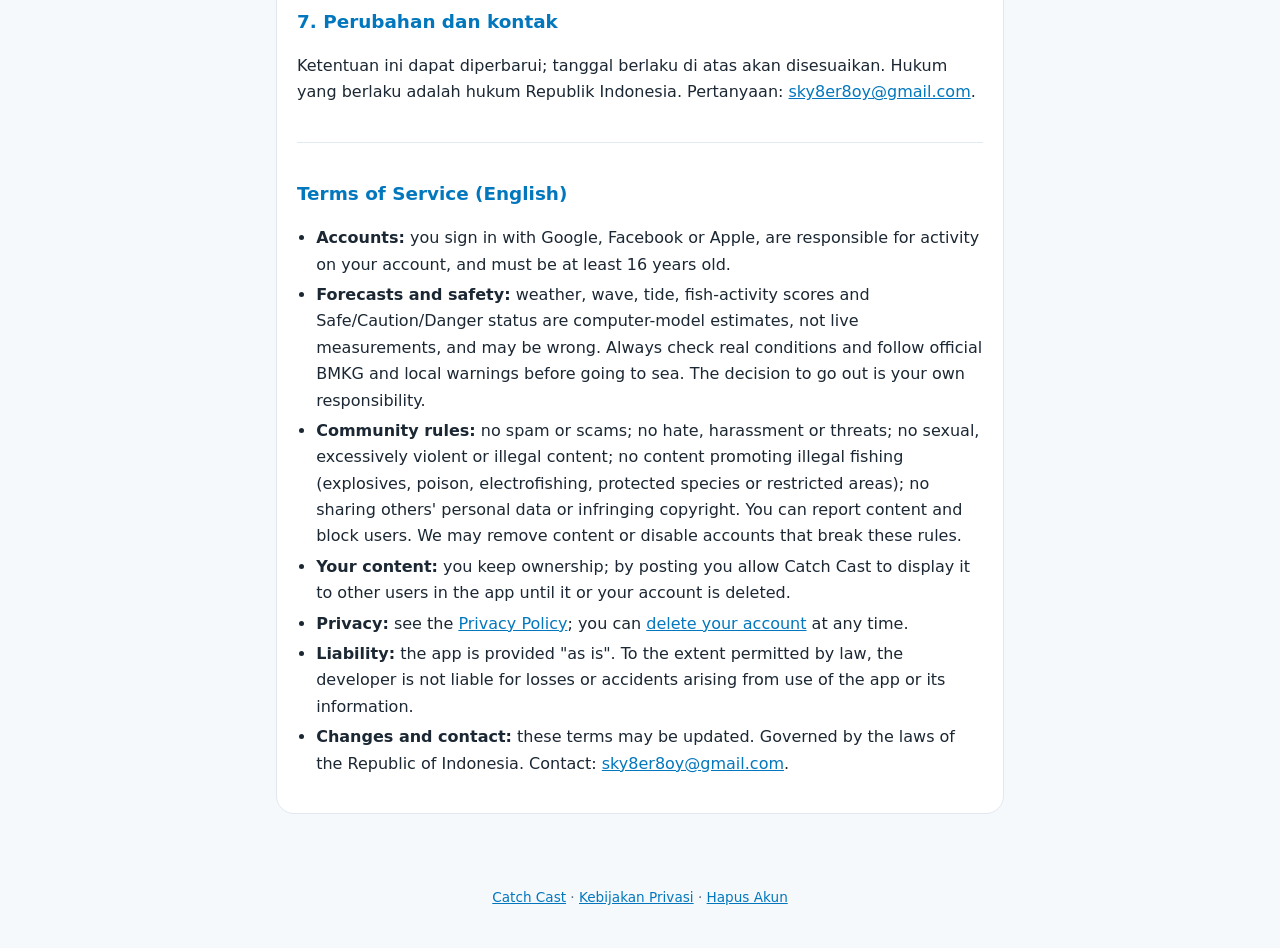
<file: terms/index.html>
<!doctype html>
<html lang="id">
<head>
<meta charset="utf-8">
<meta name="viewport" content="width=device-width, initial-scale=1">
<title>Ketentuan Layanan · Catch Cast</title>
<meta name="description" content="Ketentuan layanan dan aturan komunitas aplikasi Catch Cast.">
<link rel="icon" href="../icon.png">
<link rel="stylesheet" href="../style.css">
</head>
<body>
<header>
  <div class="wrap">
    <img src="../icon.png" alt="Logo Catch Cast">
    <div>
      <h1>Ketentuan Layanan</h1>
      <p>Catch Cast · Terms of Service</p>
    </div>
  </div>
</header>
<main class="wrap">
<div class="card">
<div class="lang"><a href="#id">Bahasa Indonesia</a><a href="#en">English</a></div>
<p class="meta">Berlaku sejak 18 November 2026 · Effective 18 November 2026</p>

<section id="id">
<p>Dengan masuk dan memakai <strong>Catch Cast</strong> (dikembangkan oleh sky8er8oy), Anda menyetujui ketentuan berikut. Bila tidak setuju, mohon tidak memakai aplikasi.</p>

<h2>1. Akun</h2>
<ul>
  <li>Anda masuk memakai akun Google, Facebook, atau Apple, dan bertanggung jawab atas aktivitas di akun Anda.</li>
  <li>Anda harus berusia minimal 16 tahun.</li>
</ul>

<h2>2. Prakiraan dan keselamatan</h2>
<p class="note">Prakiraan cuaca, gelombang, pasang surut, skor aktivitas ikan, dan status Aman/Waspada/Bahaya adalah <strong>perkiraan dari model komputer</strong>, bukan pengukuran langsung, dan dapat meleset. Selalu periksa kondisi di lapangan dan ikuti informasi serta peringatan resmi BMKG dan otoritas setempat sebelum melaut. Keputusan untuk berangkat sepenuhnya tanggung jawab Anda.</p>

<h2>3. Aturan komunitas</h2>
<p>Konten yang Anda bagikan (post, komentar, foto, video) adalah tanggung jawab Anda. Dilarang membagikan:</p>
<ul>
  <li>Spam, penipuan, atau promosi yang menyesatkan.</li>
  <li>Ujaran kebencian, pelecehan, ancaman, atau perundungan.</li>
  <li>Konten pornografi, kekerasan berlebihan, atau yang melanggar hukum.</li>
  <li>Konten yang mendorong penangkapan ikan ilegal, misalnya memakai bahan peledak, racun, atau setrum, menangkap spesies dilindungi, atau memancing di kawasan terlarang.</li>
  <li>Informasi pribadi orang lain tanpa izin, atau konten yang melanggar hak cipta.</li>
</ul>
<p>Anda dapat <strong>melaporkan</strong> konten dan <strong>memblokir</strong> pengguna dari menu di setiap post, komentar, dan profil. Kami meninjau laporan dan dapat menghapus konten atau menonaktifkan akun yang melanggar aturan ini, tanpa pemberitahuan sebelumnya.</p>

<h2>4. Hak atas konten</h2>
<p>Anda tetap memiliki konten yang Anda buat. Dengan membagikannya di beranda, Anda mengizinkan Catch Cast menampilkannya kepada pengguna lain di dalam aplikasi. Izin ini berakhir saat konten atau akun Anda dihapus.</p>

<h2>5. Data dan privasi</h2>
<p>Penggunaan data Anda dijelaskan di <a href="../privacy/">Kebijakan Privasi</a>. Anda dapat <a href="../delete-account/">menghapus akun</a> kapan saja.</p>

<h2>6. Batasan tanggung jawab</h2>
<p>Catch Cast disediakan "sebagaimana adanya". Sejauh diizinkan hukum, pengembang tidak bertanggung jawab atas kerugian, kecelakaan, atau kehilangan yang timbul dari penggunaan aplikasi atau informasi di dalamnya, termasuk prakiraan yang tidak tepat.</p>

<h2>7. Perubahan dan kontak</h2>
<p>Ketentuan ini dapat diperbarui; tanggal berlaku di atas akan disesuaikan. Hukum yang berlaku adalah hukum Republik Indonesia. Pertanyaan: <a href="mailto:sky8er8oy@gmail.com">sky8er8oy@gmail.com</a>.</p>
</section>

<hr>

<section id="en">
<h2>Terms of Service (English)</h2>
<ul>
  <li><strong>Accounts:</strong> you sign in with Google, Facebook or Apple, are responsible for activity on your account, and must be at least 16 years old.</li>
  <li><strong>Forecasts and safety:</strong> weather, wave, tide, fish-activity scores and Safe/Caution/Danger status are computer-model estimates, not live measurements, and may be wrong. Always check real conditions and follow official BMKG and local warnings before going to sea. The decision to go out is your own responsibility.</li>
  <li><strong>Community rules:</strong> no spam or scams; no hate, harassment or threats; no sexual, excessively violent or illegal content; no content promoting illegal fishing (explosives, poison, electrofishing, protected species or restricted areas); no sharing others' personal data or infringing copyright. You can report content and block users. We may remove content or disable accounts that break these rules.</li>
  <li><strong>Your content:</strong> you keep ownership; by posting you allow Catch Cast to display it to other users in the app until it or your account is deleted.</li>
  <li><strong>Privacy:</strong> see the <a href="../privacy/#en">Privacy Policy</a>; you can <a href="../delete-account/#en">delete your account</a> at any time.</li>
  <li><strong>Liability:</strong> the app is provided "as is". To the extent permitted by law, the developer is not liable for losses or accidents arising from use of the app or its information.</li>
  <li><strong>Changes and contact:</strong> these terms may be updated. Governed by the laws of the Republic of Indonesia. Contact: <a href="mailto:sky8er8oy@gmail.com">sky8er8oy@gmail.com</a>.</li>
</ul>
</section>
</div>
</main>
<footer><a href="../">Catch Cast</a> · <a href="../privacy/">Kebijakan Privasi</a> · <a href="../delete-account/">Hapus Akun</a></footer>
</body>
</html>
</file>
<file: style.css>
:root {
  --sea: #0277bd;
  --sea-light: #29b6f6;
  --sea-deep: #01579b;
  --coral: #ff7a59;
  --text: #1b2733;
  --muted: #5b6b7a;
  --bg: #f6f9fc;
  --card: #ffffff;
  --line: #e1e8ef;
}
@media (prefers-color-scheme: dark) {
  :root {
    --text: #e6edf3;
    --muted: #9fb0c0;
    --bg: #0d1620;
    --card: #15212d;
    --line: #243445;
  }
}
* { box-sizing: border-box; }
body {
  margin: 0;
  font-family: "Plus Jakarta Sans", system-ui, -apple-system, "Segoe UI", Roboto, sans-serif;
  background: var(--bg);
  color: var(--text);
  line-height: 1.65;
  font-size: 16px;
}
header {
  background: linear-gradient(135deg, var(--sea-light), var(--sea-deep));
  color: #fff;
  padding: 28px 16px 36px;
}
header .wrap { display: flex; align-items: center; gap: 14px; }
header img { width: 56px; height: 56px; border-radius: 14px; }
header h1 { margin: 0; font-size: 1.5rem; line-height: 1.25; }
header p { margin: 2px 0 0; opacity: .9; font-size: .95rem; }
.wrap { max-width: 760px; margin: 0 auto; }
main { padding: 0 16px 48px; }
.card {
  background: var(--card);
  border: 1px solid var(--line);
  border-radius: 18px;
  padding: 20px;
  margin-top: -18px;
}
h2 { font-size: 1.15rem; margin: 28px 0 8px; color: var(--sea); }
@media (prefers-color-scheme: dark) { h2 { color: var(--sea-light); } }
h3 { font-size: 1rem; margin: 18px 0 6px; }
ul { padding-left: 1.2em; }
li { margin: 4px 0; }
a { color: var(--sea); }
@media (prefers-color-scheme: dark) { a { color: var(--sea-light); } }
.meta { color: var(--muted); font-size: .9rem; }
.lang { display: flex; gap: 8px; margin: 0 0 12px; flex-wrap: wrap; }
.lang a, .btn {
  display: inline-block;
  padding: 6px 14px;
  border-radius: 999px;
  border: 1px solid var(--line);
  text-decoration: none;
  font-weight: 600;
  font-size: .9rem;
}
.btn.primary { background: var(--coral); border-color: var(--coral); color: #fff; }
table { width: 100%; border-collapse: collapse; font-size: .92rem; }
th, td { text-align: left; vertical-align: top; padding: 8px; border-bottom: 1px solid var(--line); }
th { color: var(--muted); font-weight: 600; }
.table-scroll { overflow-x: auto; }
.note {
  background: rgba(2, 119, 189, .08);
  border-left: 4px solid var(--sea);
  padding: 10px 14px;
  border-radius: 8px;
}
hr { border: 0; border-top: 1px solid var(--line); margin: 36px 0; }
footer { text-align: center; color: var(--muted); font-size: .85rem; padding: 24px 16px 40px; }
ol li { margin: 6px 0; }
</file>
